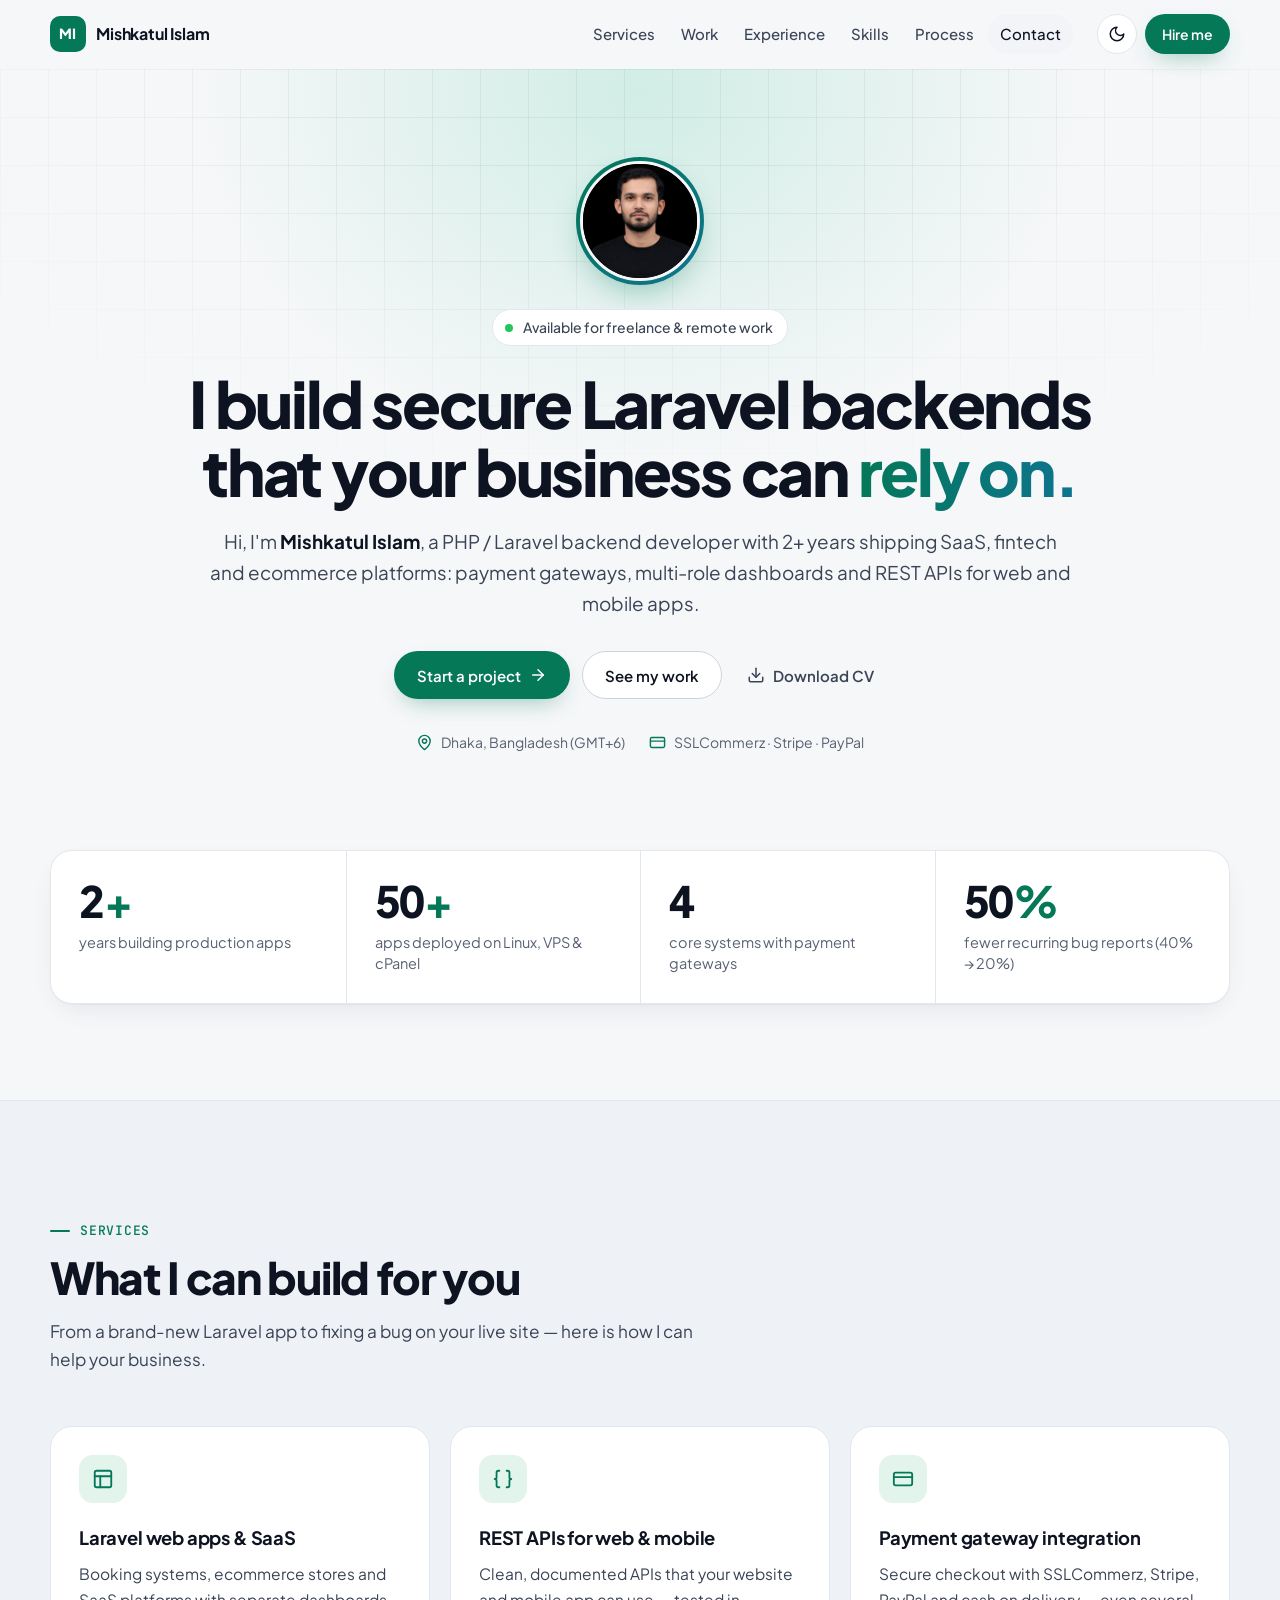
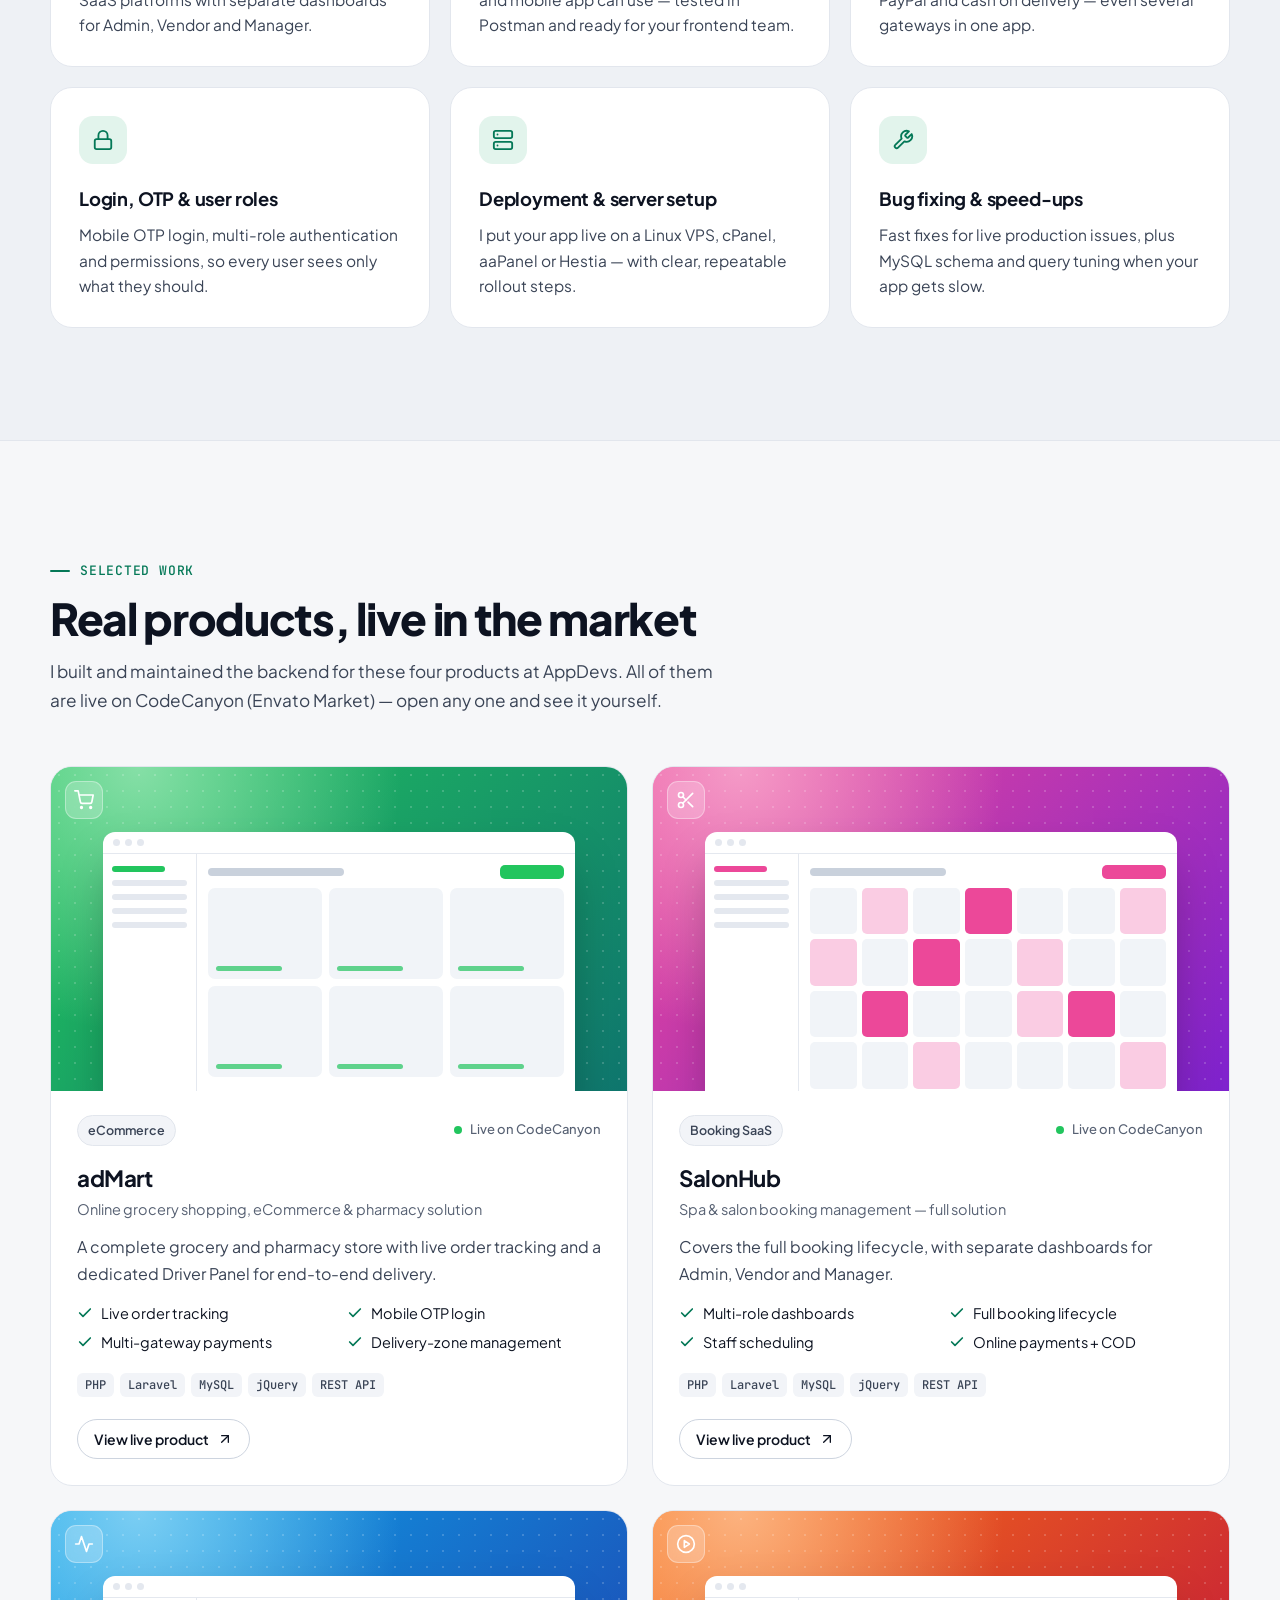
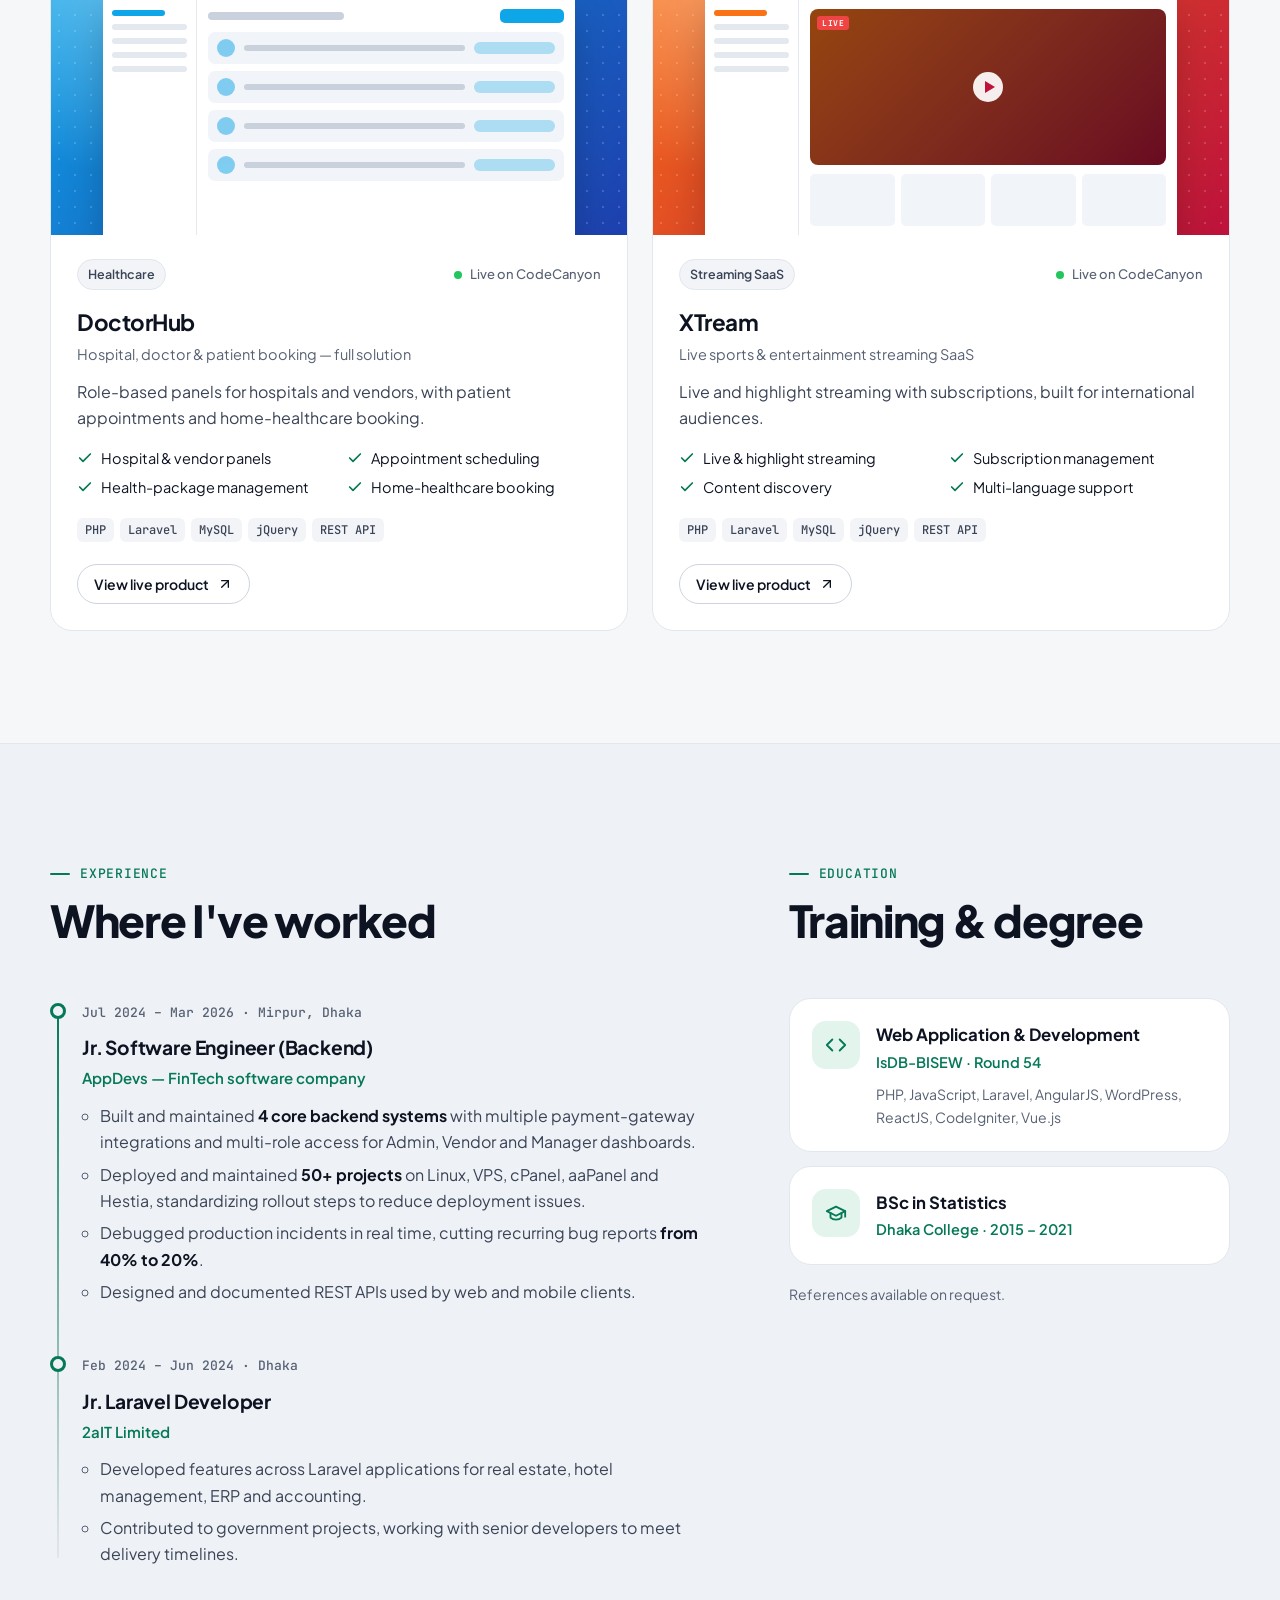
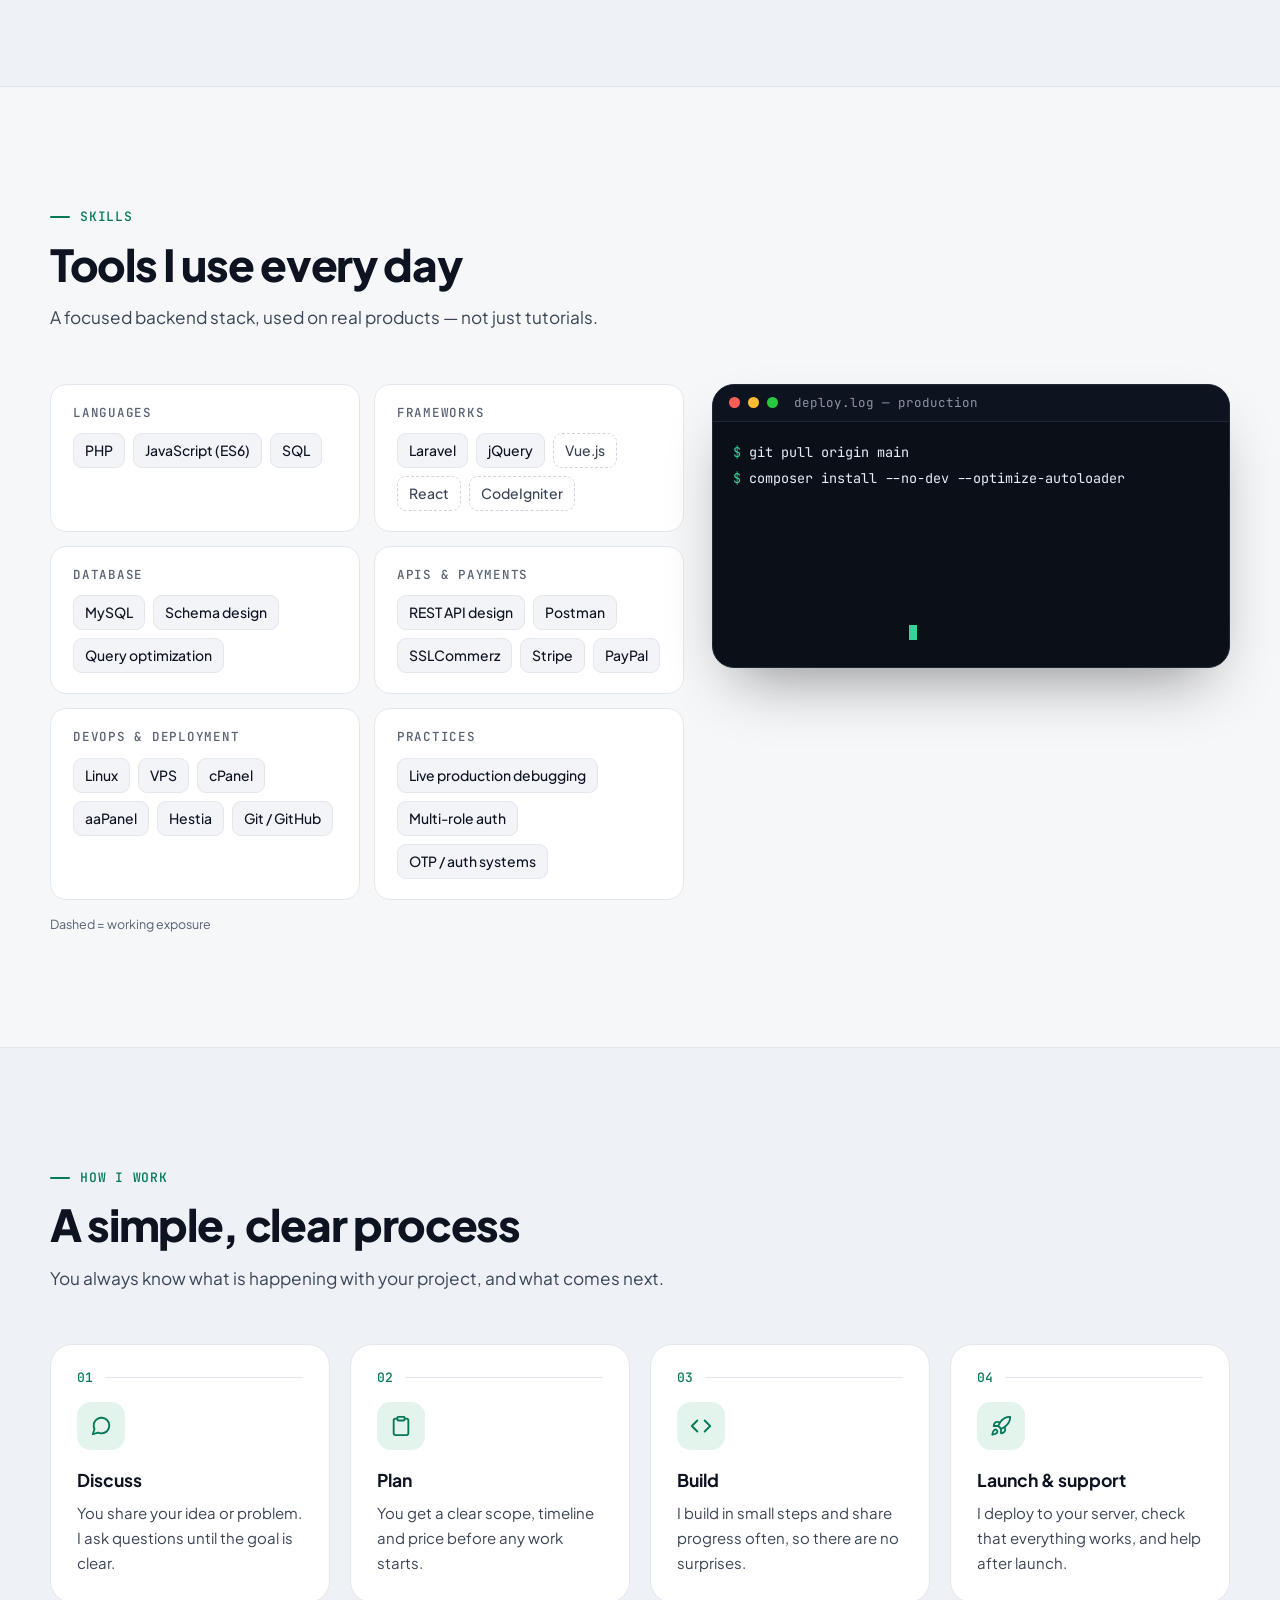
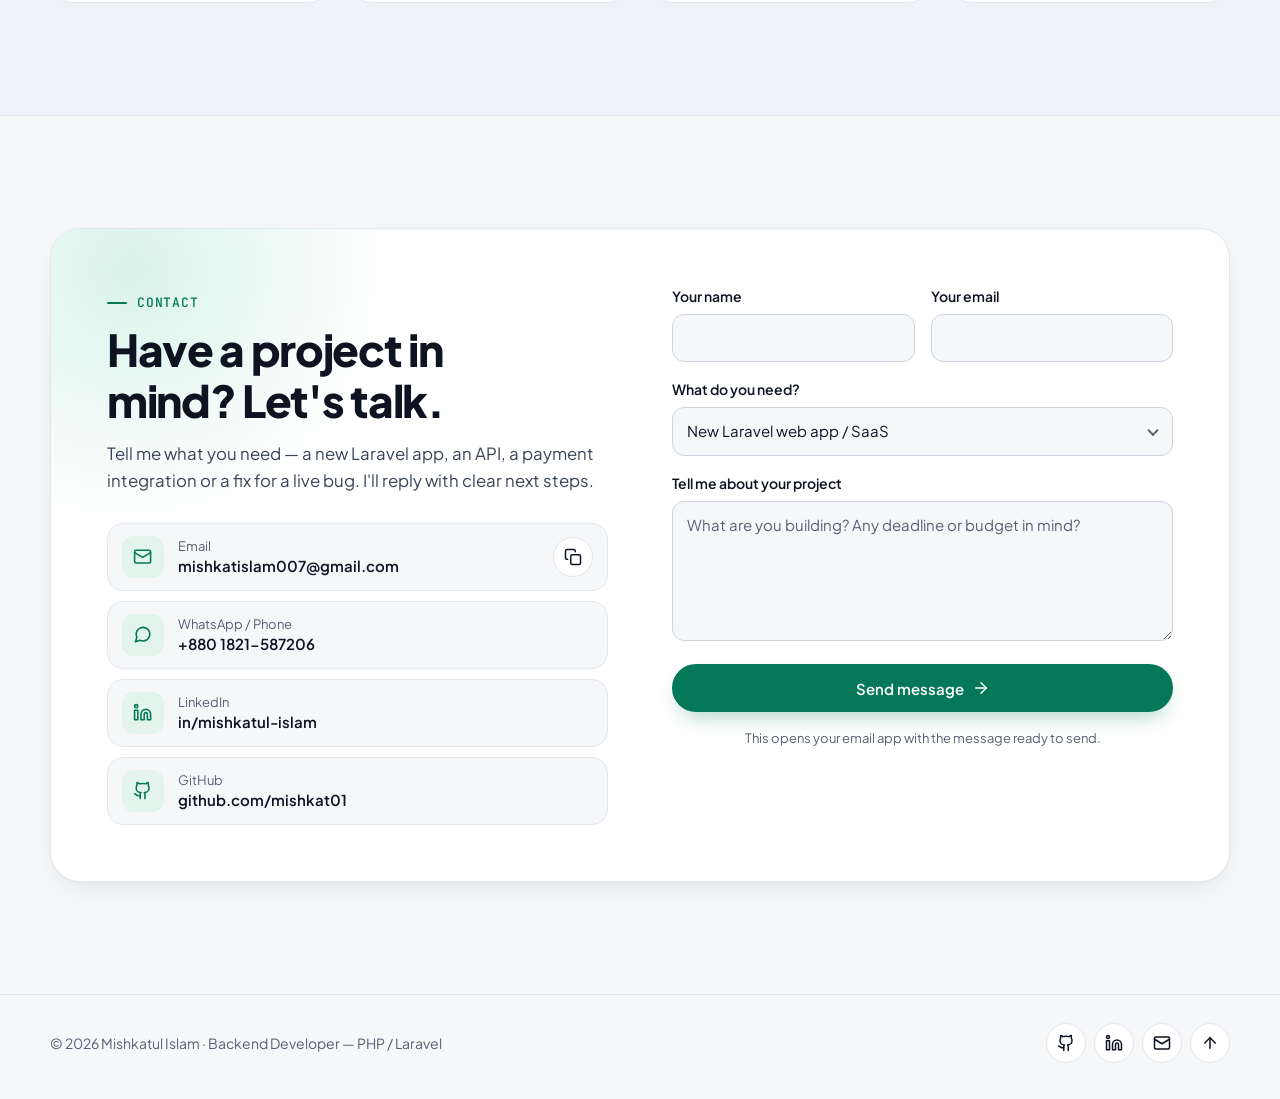
<file: index.html>
<!doctype html>
<html lang="en">
<head>
  <meta charset="utf-8">
  <meta name="viewport" content="width=device-width, initial-scale=1">
  <title>Mishkatul Islam — Laravel Backend Developer</title>
  <meta name="description" content="Mishkatul Islam is a PHP / Laravel backend developer in Dhaka with 2+ years building SaaS, fintech and ecommerce platforms, REST APIs and payment gateway integrations. 50+ apps deployed.">
  <meta name="author" content="Mishkatul Islam">
  <meta name="theme-color" content="#0a0e15" media="(prefers-color-scheme: dark)">
  <meta name="theme-color" content="#f6f7f9" media="(prefers-color-scheme: light)">

  <!-- Link preview for WhatsApp, LinkedIn, Facebook. Change the URL if your site address is different. -->
  <meta property="og:type" content="website">
  <meta property="og:title" content="Mishkatul Islam — Laravel Backend Developer">
  <meta property="og:description" content="Secure Laravel apps, REST APIs and payment gateway integrations. 2+ years in production, 50+ apps deployed.">
  <meta property="og:image" content="https://mishkat01.github.io/assets/img/mishkat.jpg">
  <meta name="twitter:card" content="summary">

  <link rel="icon" href="favicon.svg" type="image/svg+xml">
  <link rel="preconnect" href="https://fonts.googleapis.com">
  <link rel="preconnect" href="https://fonts.gstatic.com" crossorigin>
  <link href="https://fonts.googleapis.com/css2?family=JetBrains+Mono:wght@400;500&family=Plus+Jakarta+Sans:wght@400;500;600;700;800&display=swap" rel="stylesheet">
  <link rel="stylesheet" href="assets/css/style.css">

  <script>
    (function () {
      var root = document.documentElement;
      root.classList.add('js');
      try {
        var saved = localStorage.getItem('theme');
        if (saved === 'light' || saved === 'dark') root.dataset.theme = saved;
      } catch (e) {}
    })();
  </script>

</head>
<body>

  <a class="skip-link" href="#main">Skip to content</a>

  <header class="site-header" data-header>
    <nav class="container nav" aria-label="Main">
      <a class="brand" href="#top">
        <span class="brand-mark" aria-hidden="true" data-bind="initials"></span>
        <span class="brand-name" data-bind="name"></span>
      </a>

      <ul class="nav-links" id="nav-links">
        <li><a href="#services">Services</a></li>
        <li><a href="#work">Work</a></li>
        <li><a href="#experience">Experience</a></li>
        <li><a href="#skills">Skills</a></li>
        <li><a href="#process">Process</a></li>
        <li><a href="#contact">Contact</a></li>
        <li class="mobile-cta"><a class="btn btn-primary" href="#contact">Hire me</a></li>
      </ul>

      <div class="nav-actions">
        <button class="icon-btn theme-toggle" type="button" data-theme-toggle aria-label="Switch theme">
          <svg class="icon i-moon"><use href="#i-moon"/></svg>
          <svg class="icon i-sun"><use href="#i-sun"/></svg>
        </button>
        <a class="btn btn-primary btn-sm header-cta" href="#contact">Hire me</a>
        <button class="icon-btn menu-btn" type="button" data-menu-toggle aria-controls="nav-links" aria-expanded="false" aria-label="Open menu">
          <svg class="icon i-menu"><use href="#i-menu"/></svg>
          <svg class="icon i-close"><use href="#i-x"/></svg>
        </button>
      </div>
    </nav>
  </header>

  <!-- Every section below is filled from data.json by assets/js/main.js -->
  <main id="main">
    <section class="hero" id="top"><div class="container hero-inner" data-section="hero"></div></section>
    <section class="stats" aria-label="Key numbers"><div class="container" data-section="stats"></div></section>
    <section class="section section-alt" id="services"><div class="container" data-section="services"></div></section>
    <section class="section" id="work"><div class="container" data-section="work"></div></section>
    <section class="section section-alt" id="experience"><div class="container exp-grid" data-section="experience"></div></section>
    <section class="section" id="skills"><div class="container" data-section="skills"></div></section>
    <section class="section section-alt" id="process"><div class="container" data-section="process"></div></section>
    <section class="section" id="contact"><div class="container" data-section="contact"></div></section>
  </main>

  <footer class="site-footer"><div class="container footer-inner" data-section="footer"></div></footer>

  <noscript><p class="container">Please turn on JavaScript to see this portfolio.</p></noscript>

  <div class="toast" role="status" aria-live="polite" data-toast></div>

  <script src="assets/js/icons.js"></script>
  <script src="assets/js/main.js"></script>
</body>
</html>
</file>
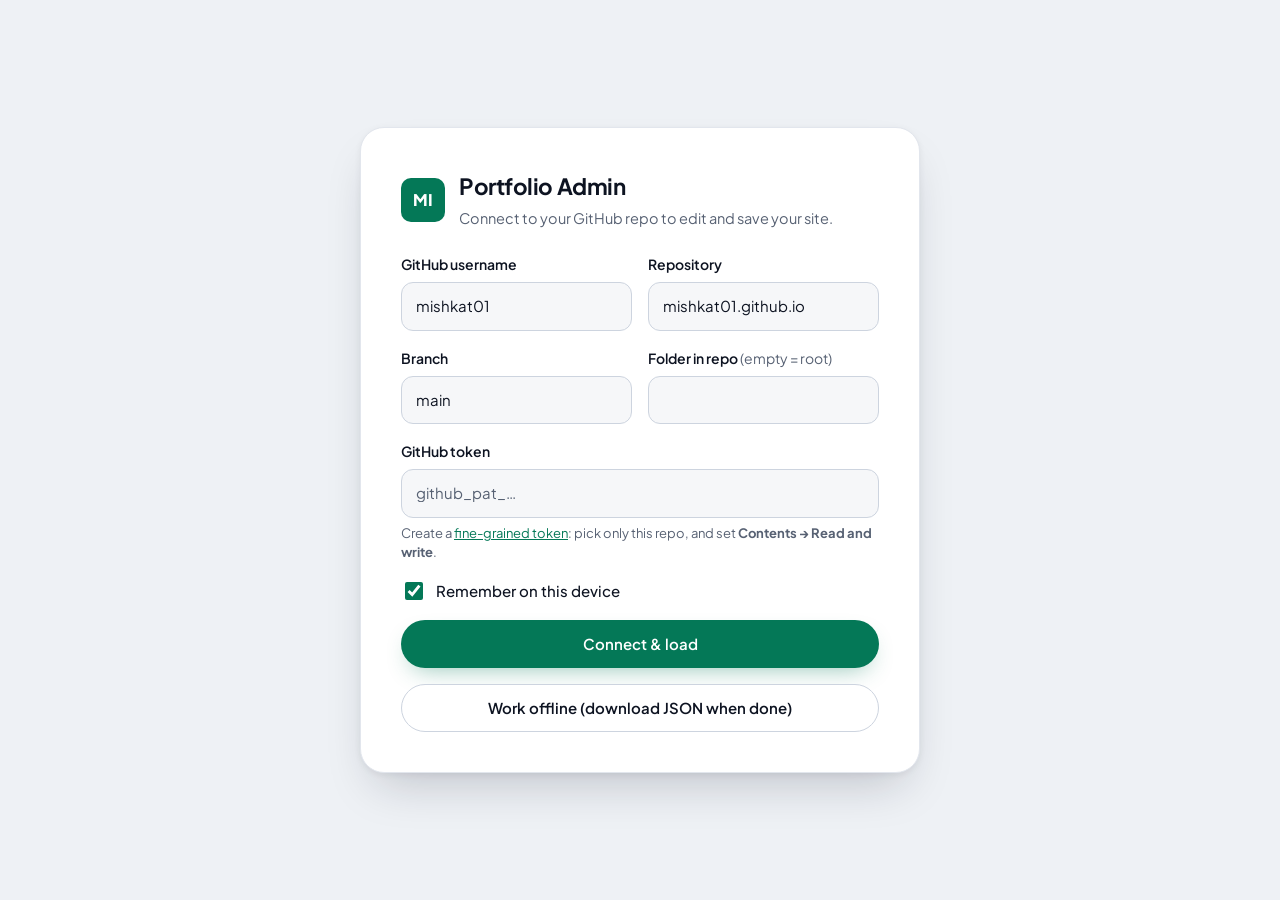
<file: admin.html>
<!doctype html>
<html lang="en">
<head>
  <meta charset="utf-8">
  <meta name="viewport" content="width=device-width, initial-scale=1">
  <meta name="robots" content="noindex, nofollow">
  <title>Portfolio Admin</title>
  <link rel="icon" href="favicon.svg" type="image/svg+xml">
  <link rel="preconnect" href="https://fonts.googleapis.com">
  <link rel="preconnect" href="https://fonts.gstatic.com" crossorigin>
  <link href="https://fonts.googleapis.com/css2?family=JetBrains+Mono:wght@400;500&family=Plus+Jakarta+Sans:wght@400;500;600;700;800&display=swap" rel="stylesheet">
  <link rel="stylesheet" href="assets/css/style.css">
  <link rel="stylesheet" href="assets/css/admin.css">
  <script>
    (function () {
      var root = document.documentElement;
      root.classList.add('js');
      try {
        var saved = localStorage.getItem('theme');
        if (saved === 'light' || saved === 'dark') root.dataset.theme = saved;
      } catch (e) {}
    })();
  </script>
</head>
<body class="admin">

  <!-- Login / connect -->
  <section class="login" data-view="login">
    <form class="login-card" data-login-form>
      <div class="login-brand">
        <span class="brand-mark" aria-hidden="true">MI</span>
        <div>
          <h1>Portfolio Admin</h1>
          <p>Connect to your GitHub repo to edit and save your site.</p>
        </div>
      </div>

      <div class="form-row">
        <div class="field"><label for="c-owner">GitHub username</label><input id="c-owner" name="owner" required placeholder="mishkat01"></div>
        <div class="field"><label for="c-repo">Repository</label><input id="c-repo" name="repo" required placeholder="mishkat01.github.io"></div>
      </div>
      <div class="form-row">
        <div class="field"><label for="c-branch">Branch</label><input id="c-branch" name="branch" required placeholder="main"></div>
        <div class="field"><label for="c-folder">Folder in repo <span class="opt">(empty = root)</span></label><input id="c-folder" name="folder" placeholder=""></div>
      </div>
      <div class="field">
        <label for="c-token">GitHub token</label>
        <input id="c-token" name="token" type="password" required autocomplete="off" placeholder="github_pat_…">
        <p class="hint">Create a <a href="https://github.com/settings/personal-access-tokens/new" target="_blank" rel="noopener">fine-grained token</a>: pick only this repo, and set <b>Contents → Read and write</b>.</p>
      </div>
      <label class="check"><input type="checkbox" name="remember" checked> Remember on this device</label>

      <p class="login-error" data-login-error hidden></p>

      <button class="btn btn-primary btn-block" type="submit">Connect &amp; load</button>
      <button class="btn btn-outline btn-block" type="button" data-offline>Work offline (download JSON when done)</button>
    </form>
  </section>

  <!-- Editor -->
  <div class="editor" data-view="editor" hidden>
    <header class="admin-top">
      <div class="admin-top-left">
        <span class="brand-mark" aria-hidden="true">MI</span>
        <div>
          <strong>Portfolio Admin</strong>
          <span class="conn" data-conn></span>
        </div>
      </div>
      <div class="admin-top-right">
        <span class="dirty" data-dirty hidden>Unsaved changes</span>
        <button class="btn btn-ghost btn-sm" type="button" data-preview><svg class="icon"><use href="#i-eye"/></svg><span class="hide-sm">Preview</span></button>
        <button class="btn btn-outline btn-sm" type="button" data-download><svg class="icon"><use href="#i-download"/></svg><span class="hide-sm">JSON</span></button>
        <button class="btn btn-primary btn-sm" type="button" data-save><svg class="icon"><use href="#i-save"/></svg>Save</button>
        <button class="icon-btn" type="button" data-logout aria-label="Disconnect"><svg class="icon"><use href="#i-logout"/></svg></button>
      </div>
    </header>

    <div class="admin-layout">
      <nav class="admin-tabs" data-tabs aria-label="Sections"></nav>
      <main class="admin-main" data-panel></main>
    </div>
  </div>

  <div class="toast" role="status" aria-live="polite" data-toast></div>

  <script src="assets/js/icons.js"></script>
  <script src="assets/js/admin.js"></script>
</body>
</html>
</file>
<file: assets/css/style.css>
/* ==========================================================================
   Mishkatul Islam — portfolio
   ========================================================================== */

/* ---------- Tokens ---------- */
:root {
  --font: "Plus Jakarta Sans", ui-sans-serif, system-ui, -apple-system, "Segoe UI", Roboto, sans-serif;
  --mono: "JetBrains Mono", ui-monospace, SFMono-Regular, Menlo, Consolas, monospace;
  --radius: 16px;
  --radius-lg: 22px;
  --container: 1180px;
  --gutter: clamp(16px, 4vw, 32px);
  --header-h: 68px;

  /* Light theme */
  --bg: #f6f7f9;
  --bg-2: #eef1f5;
  --surface: #ffffff;
  --surface-2: #f2f4f8;
  --border: #e2e6ed;
  --border-strong: #cdd4df;
  --text: #0d1321;
  --text-2: #3a4456;
  --muted: #576173;
  --accent: #047857;
  --accent-hover: #065f46;
  --accent-text: #047857;
  --accent-contrast: #ffffff;
  --accent-soft: #e2f4ec;
  --accent-2: #0e7490;
  --accent-shadow: rgba(4, 120, 87, .45);
  --ring: rgba(4, 120, 87, .22);
  --glow: rgba(16, 185, 129, .16);
  --grid-line: rgba(13, 19, 33, .055);
  --shadow: 0 1px 2px rgba(16, 24, 40, .04), 0 10px 30px -12px rgba(16, 24, 40, .12);
  --shadow-lg: 0 2px 6px rgba(16, 24, 40, .06), 0 24px 48px -16px rgba(16, 24, 40, .22);
  --mock-bg: #ffffff;
  --mock-line: #e4e8ef;
  --mock-tile: #f1f4f8;
  --mock-strong: #c9d1dc;
  color-scheme: light;
}

@media (prefers-color-scheme: dark) {
  :root:not([data-theme="light"]) {
    --bg: #0a0e15;
    --bg-2: #0d121b;
    --surface: #111723;
    --surface-2: #171e2c;
    --border: #1f2838;
    --border-strong: #2c3749;
    --text: #e8ecf3;
    --text-2: #c3cad7;
    --muted: #919cb1;
    --accent: #34d399;
    --accent-hover: #6ee7b7;
    --accent-text: #34d399;
    --accent-contrast: #04281b;
    --accent-soft: rgba(52, 211, 153, .12);
    --accent-2: #22d3ee;
    --accent-shadow: rgba(52, 211, 153, .35);
    --ring: rgba(52, 211, 153, .25);
    --glow: rgba(52, 211, 153, .13);
    --grid-line: rgba(255, 255, 255, .04);
    --shadow: 0 1px 2px rgba(0, 0, 0, .3), 0 12px 32px -12px rgba(0, 0, 0, .5);
    --shadow-lg: 0 2px 6px rgba(0, 0, 0, .3), 0 24px 48px -16px rgba(0, 0, 0, .6);
    --mock-bg: #0f1520;
    --mock-line: #232c3b;
    --mock-tile: #182030;
    --mock-strong: #303b4f;
    color-scheme: dark;
  }
}

:root[data-theme="dark"] {
  --bg: #0a0e15;
  --bg-2: #0d121b;
  --surface: #111723;
  --surface-2: #171e2c;
  --border: #1f2838;
  --border-strong: #2c3749;
  --text: #e8ecf3;
  --text-2: #c3cad7;
  --muted: #919cb1;
  --accent: #34d399;
  --accent-hover: #6ee7b7;
  --accent-text: #34d399;
  --accent-contrast: #04281b;
  --accent-soft: rgba(52, 211, 153, .12);
  --accent-2: #22d3ee;
  --accent-shadow: rgba(52, 211, 153, .35);
  --ring: rgba(52, 211, 153, .25);
  --glow: rgba(52, 211, 153, .13);
  --grid-line: rgba(255, 255, 255, .04);
  --shadow: 0 1px 2px rgba(0, 0, 0, .3), 0 12px 32px -12px rgba(0, 0, 0, .5);
  --shadow-lg: 0 2px 6px rgba(0, 0, 0, .3), 0 24px 48px -16px rgba(0, 0, 0, .6);
  --mock-bg: #0f1520;
  --mock-line: #232c3b;
  --mock-tile: #182030;
  --mock-strong: #303b4f;
  color-scheme: dark;
}

/* ---------- Base ---------- */
*, *::before, *::after { box-sizing: border-box; }

html {
  scroll-behavior: smooth;
  scroll-padding-top: calc(var(--header-h) + 16px);
  -webkit-text-size-adjust: 100%;
}

body {
  margin: 0;
  font-family: var(--font);
  font-size: 16px;
  line-height: 1.65;
  color: var(--text);
  background: var(--bg);
  -webkit-font-smoothing: antialiased;
  overflow-x: hidden;
}

img { display: block; max-width: 100%; height: auto; }
a { color: inherit; text-decoration: none; }
h1, h2, h3 { color: var(--text); }
strong { color: var(--text); font-weight: 700; }

.icon {
  width: 1.2em;
  height: 1.2em;
  flex: none;
  fill: none;
  stroke: currentColor;
  stroke-width: 2;
  stroke-linecap: round;
  stroke-linejoin: round;
}

.container {
  width: 100%;
  max-width: calc(var(--container) + var(--gutter) * 2);
  margin-inline: auto;
  padding-inline: var(--gutter);
}

:focus-visible { outline: 2px solid var(--accent); outline-offset: 3px; border-radius: 8px; }

.skip-link {
  position: absolute;
  left: -9999px;
  top: 12px;
  z-index: 100;
  padding: 10px 16px;
  border-radius: 10px;
  background: var(--accent);
  color: var(--accent-contrast);
  font-weight: 600;
}
.skip-link:focus { left: 16px; }

/* ---------- Buttons ---------- */
.btn {
  display: inline-flex;
  align-items: center;
  justify-content: center;
  gap: .5rem;
  height: 48px;
  padding: 0 22px;
  border-radius: 999px;
  border: 1px solid transparent;
  font: 600 15px/1 var(--font);
  white-space: nowrap;
  cursor: pointer;
  transition: transform .2s, background-color .2s, border-color .2s, color .2s, box-shadow .2s;
}
.btn .icon { width: 18px; height: 18px; }
.btn-primary {
  background: var(--accent);
  color: var(--accent-contrast);
  box-shadow: 0 10px 24px -10px var(--accent-shadow);
}
.btn-primary:hover { background: var(--accent-hover); transform: translateY(-1px); }
.btn-outline {
  background: var(--surface);
  border-color: var(--border-strong);
  color: var(--text);
}
.btn-outline:hover { border-color: var(--accent); color: var(--accent-text); }
.btn-ghost { padding: 0 12px; color: var(--text-2); }
.btn-ghost:hover { color: var(--accent-text); }
.btn-sm { height: 40px; padding: 0 16px; font-size: 14px; }
.btn-block { width: 100%; }

.icon-btn {
  display: inline-grid;
  place-items: center;
  width: 40px;
  height: 40px;
  flex: none;
  border-radius: 999px;
  border: 1px solid var(--border);
  background: var(--surface);
  color: var(--text);
  cursor: pointer;
  transition: border-color .2s, color .2s;
}
.icon-btn:hover { border-color: var(--accent); color: var(--accent-text); }
.icon-btn .icon { width: 18px; height: 18px; }

/* ---------- Header ---------- */
.site-header {
  position: sticky;
  top: 0;
  z-index: 50;
  background: color-mix(in srgb, var(--bg) 80%, transparent);
  -webkit-backdrop-filter: saturate(160%) blur(14px);
  backdrop-filter: saturate(160%) blur(14px);
  border-bottom: 1px solid transparent;
  transition: border-color .3s;
}
.site-header.is-scrolled { border-bottom-color: var(--border); }

.nav { display: flex; align-items: center; gap: 24px; height: var(--header-h); }

.brand { display: flex; align-items: center; gap: 10px; font-weight: 700; letter-spacing: -.01em; }
.brand-mark {
  display: grid;
  place-items: center;
  width: 36px;
  height: 36px;
  border-radius: 10px;
  background: var(--accent);
  color: var(--accent-contrast);
  font-size: 14px;
  font-weight: 800;
  letter-spacing: .03em;
}

.nav-links {
  display: flex;
  gap: 2px;
  margin: 0 0 0 auto;
  padding: 0;
  list-style: none;
}
.nav-links a:not(.btn) {
  display: block;
  padding: 8px 12px;
  border-radius: 999px;
  color: var(--text-2);
  font-size: 15px;
  font-weight: 500;
  transition: color .2s, background-color .2s;
}
.nav-links a:not(.btn):hover,
.nav-links a[aria-current="true"] { color: var(--text); background: var(--surface-2); }

.nav-actions { display: flex; align-items: center; gap: 8px; }

.theme-toggle .i-sun,
.theme-toggle[data-mode="dark"] .i-moon { display: none; }
.theme-toggle[data-mode="dark"] .i-sun { display: block; }

.menu-btn, .mobile-cta { display: none; }
.menu-btn .i-close { display: none; }
.nav-open .menu-btn .i-menu { display: none; }
.nav-open .menu-btn .i-close { display: block; }

html:not(.js) .theme-toggle { display: none; }

@media (max-width: 960px) {
  .menu-btn { display: inline-grid; }
  .nav-actions { margin-left: auto; }
  .nav-links {
    position: fixed;
    top: var(--header-h);
    left: 0;
    right: 0;
    flex-direction: column;
    gap: 2px;
    margin: 0;
    padding: 12px var(--gutter) 20px;
    background: var(--bg);
    border-bottom: 1px solid var(--border);
    box-shadow: var(--shadow-lg);
    opacity: 0;
    visibility: hidden;
    transform: translateY(-8px);
    transition: opacity .2s, transform .2s, visibility .2s;
  }
  .nav-open .nav-links { opacity: 1; visibility: visible; transform: none; }
  .nav-links a:not(.btn) { padding: 12px 14px; font-size: 16px; }
  .mobile-cta { display: block; margin-top: 10px; }
  .mobile-cta .btn { width: 100%; }
  html:not(.js) .menu-btn { display: none; }
}

@media (max-width: 640px) {
  .header-cta { display: none; }
}

/* ---------- Hero ---------- */
.hero {
  position: relative;
  isolation: isolate;
  overflow: hidden;
  padding: clamp(40px, 7vw, 88px) 0 clamp(56px, 8vw, 96px);
}
.hero::before {
  content: "";
  position: absolute;
  inset: 0;
  z-index: -1;
  background-image:
    linear-gradient(var(--grid-line) 1px, transparent 1px),
    linear-gradient(90deg, var(--grid-line) 1px, transparent 1px);
  background-size: 48px 48px;
  -webkit-mask-image: radial-gradient(ellipse 80% 70% at 50% 0%, #000 35%, transparent 80%);
  mask-image: radial-gradient(ellipse 80% 70% at 50% 0%, #000 35%, transparent 80%);
}
.hero::after {
  content: "";
  position: absolute;
  z-index: -1;
  top: -360px;
  left: 50%;
  width: 900px;
  height: 760px;
  translate: -50% 0;
  background: radial-gradient(closest-side, var(--glow), transparent);
  pointer-events: none;
}

.hero-inner {
  display: flex;
  flex-direction: column;
  align-items: center;
  text-align: center;
}

.status-pill {
  display: inline-flex;
  align-items: center;
  gap: 10px;
  padding: 6px 14px 6px 12px;
  border-radius: 999px;
  border: 1px solid var(--border);
  background: var(--surface);
  color: var(--text-2);
  font-size: 14px;
  font-weight: 500;
  transition: border-color .2s;
}
.status-pill:hover { border-color: var(--accent); }

.dot {
  width: 8px;
  height: 8px;
  flex: none;
  border-radius: 50%;
  background: #22c55e;
  animation: pulse 2s infinite;
}
@keyframes pulse {
  0%   { box-shadow: 0 0 0 0 rgba(34, 197, 94, .55); }
  70%  { box-shadow: 0 0 0 8px rgba(34, 197, 94, 0); }
  100% { box-shadow: 0 0 0 0 rgba(34, 197, 94, 0); }
}

.hero h1 {
  max-width: 24ch;
  margin: 24px 0 20px;
  font-size: clamp(2.2rem, 1.3rem + 3.6vw, 4rem);
  line-height: 1.06;
  letter-spacing: -.035em;
  font-weight: 800;
  text-wrap: balance;
}
.hl {
  color: var(--accent-text);
  background: linear-gradient(90deg, var(--accent), var(--accent-2));
  -webkit-background-clip: text;
  background-clip: text;
  -webkit-text-fill-color: transparent;
}

.lead {
  max-width: 62ch;
  margin: 0 0 32px;
  color: var(--text-2);
  font-size: clamp(1.05rem, 1rem + .3vw, 1.18rem);
}

.cta-row { display: flex; flex-wrap: wrap; align-items: center; justify-content: center; gap: 12px; }

.hero-meta {
  display: flex;
  flex-wrap: wrap;
  justify-content: center;
  gap: 10px 24px;
  margin: 32px 0 0;
  padding: 0;
  list-style: none;
  color: var(--muted);
  font-size: 14px;
}
.hero-meta li { display: flex; align-items: center; gap: 8px; }
.hero-meta .icon { color: var(--accent-text); width: 17px; height: 17px; }

.avatar {
  width: 128px;
  height: 128px;
  margin-bottom: 24px;
  padding: 4px;
  border-radius: 50%;
  background: linear-gradient(135deg, var(--accent), var(--accent-2));
  box-shadow: 0 14px 34px -12px var(--accent-shadow);
}
.avatar picture {
  display: block;
  width: 100%;
  height: 100%;
  overflow: hidden;
  border-radius: 50%;
  border: 3px solid var(--bg);
  background: #000;
}
.avatar img {
  width: 100%;
  height: 100%;
  object-fit: cover;
  transform: scale(1.18);
  transform-origin: 50% 18%;
}

@media (max-width: 520px) {
  .avatar { width: 104px; height: 104px; margin-bottom: 20px; }
  .cta-row .btn-primary, .cta-row .btn-outline { flex: 1 1 auto; }
}

/* ---------- Stats ---------- */
.stats { padding-bottom: clamp(56px, 8vw, 96px); }
.stats-grid {
  display: grid;
  grid-template-columns: repeat(4, minmax(0, 1fr));
  border: 1px solid var(--border);
  border-radius: var(--radius-lg);
  background: var(--surface);
  box-shadow: var(--shadow);
}
.stat { padding: 28px; border-left: 1px solid var(--border); }
.stat:first-child { border-left: 0; }
.stat-num {
  font-size: clamp(2rem, 1.5rem + 1.5vw, 2.75rem);
  font-weight: 800;
  line-height: 1;
  letter-spacing: -.03em;
  font-variant-numeric: tabular-nums;
}
.stat-num .suffix { color: var(--accent-text); }
.stat-label { margin-top: 10px; color: var(--muted); font-size: 14.5px; line-height: 1.45; }

@media (max-width: 860px) {
  .stats-grid { grid-template-columns: repeat(2, minmax(0, 1fr)); }
  .stat:nth-child(3) { border-left: 0; }
  .stat:nth-child(n + 3) { border-top: 1px solid var(--border); }
}
@media (max-width: 420px) {
  .stat { padding: 22px 18px; }
}

/* ---------- Sections ---------- */
.section { padding-block: clamp(64px, 10vw, 112px); }
.section-alt { background: var(--bg-2); border-block: 1px solid var(--border); }

.section-head { max-width: 680px; margin-bottom: clamp(32px, 5vw, 52px); }
.section-head p:not(.eyebrow) { margin: 0; color: var(--text-2); font-size: 1.075rem; }

.eyebrow {
  display: inline-flex;
  align-items: center;
  gap: 10px;
  margin: 0 0 14px;
  color: var(--accent-text);
  font: 500 13px/1.2 var(--mono);
  letter-spacing: .06em;
  text-transform: uppercase;
}
.eyebrow::before { content: ""; width: 20px; height: 2px; border-radius: 2px; background: currentColor; }

h2 {
  margin: 0 0 14px;
  font-size: clamp(1.85rem, 1.3rem + 2vw, 2.75rem);
  line-height: 1.15;
  letter-spacing: -.03em;
  font-weight: 800;
  text-wrap: balance;
}

/* ---------- Cards / services ---------- */
.grid-3 { display: grid; grid-template-columns: repeat(3, minmax(0, 1fr)); gap: 20px; }
@media (max-width: 960px) { .grid-3 { grid-template-columns: repeat(2, minmax(0, 1fr)); } }
@media (max-width: 620px) { .grid-3 { grid-template-columns: 1fr; } }

.card {
  padding: 28px;
  border-radius: var(--radius-lg);
  border: 1px solid var(--border);
  background: var(--surface);
  transition: transform .25s, border-color .25s, box-shadow .25s;
}
.card:hover {
  transform: translateY(-3px);
  border-color: color-mix(in srgb, var(--accent) 45%, var(--border));
  box-shadow: var(--shadow);
}
.card h3 { margin: 0 0 8px; font-size: 1.15rem; letter-spacing: -.01em; }
.card p { margin: 0; color: var(--text-2); font-size: 15.5px; }

.card-icon {
  display: grid;
  place-items: center;
  width: 48px;
  height: 48px;
  flex: none;
  margin-bottom: 20px;
  border-radius: 14px;
  background: var(--accent-soft);
  color: var(--accent-text);
}
.card-icon .icon { width: 22px; height: 22px; }

/* ---------- Projects ---------- */
.projects { display: grid; grid-template-columns: repeat(2, minmax(0, 1fr)); gap: 24px; }
@media (max-width: 860px) { .projects { grid-template-columns: 1fr; } }

.project {
  display: flex;
  flex-direction: column;
  overflow: hidden;
  border-radius: var(--radius-lg);
  border: 1px solid var(--border);
  background: var(--surface);
  transition: border-color .25s, box-shadow .25s;
}
.project:hover { border-color: color-mix(in srgb, var(--accent) 45%, var(--border)); box-shadow: var(--shadow-lg); }

.cover {
  position: relative;
  aspect-ratio: 16 / 9;
  overflow: hidden;
  background:
    radial-gradient(circle at 15% 0%, color-mix(in srgb, var(--c1) 55%, #fff) 0, transparent 45%),
    linear-gradient(135deg, var(--c1), var(--c2));
}
.cover::before {
  content: "";
  position: absolute;
  inset: 0;
  background-image: radial-gradient(rgba(255, 255, 255, .18) 1px, transparent 1px);
  background-size: 16px 16px;
}
.cover-icon {
  position: absolute;
  top: 14px;
  left: 14px;
  z-index: 2;
  display: grid;
  place-items: center;
  width: 38px;
  height: 38px;
  border-radius: 11px;
  background: rgba(255, 255, 255, .22);
  border: 1px solid rgba(255, 255, 255, .35);
  color: #fff;
  -webkit-backdrop-filter: blur(6px);
  backdrop-filter: blur(6px);
}
.cover-icon .icon { width: 20px; height: 20px; }

.mock {
  position: absolute;
  inset: 20% 9% -8% 9%;
  overflow: hidden;
  border-radius: 12px 12px 0 0;
  background: var(--mock-bg);
  box-shadow: 0 24px 48px -12px rgba(0, 0, 0, .35);
  transition: translate .5s cubic-bezier(.2, .7, .2, 1);
}
.project:hover .mock { translate: 0 -8px; }
.mock-bar {
  display: flex;
  align-items: center;
  gap: 5px;
  height: 22px;
  padding: 0 10px;
  border-bottom: 1px solid var(--mock-line);
}
.mock-bar i { width: 7px; height: 7px; border-radius: 50%; background: var(--mock-line); }
.mock-body { display: grid; grid-template-columns: 20% 1fr; height: calc(100% - 22px); }
.mock-side {
  display: grid;
  align-content: start;
  gap: 8px;
  padding: 12px 9px;
  border-right: 1px solid var(--mock-line);
}
.mock-side b { height: 6px; border-radius: 3px; background: var(--mock-line); }
.mock-side b:first-child { width: 70%; background: var(--c1); }
.mock-main { display: grid; align-content: start; gap: 9px; padding: 11px; }

.m-head { display: flex; align-items: center; justify-content: space-between; }
.m-title { width: 38%; height: 8px; border-radius: 4px; background: var(--mock-strong); }
.m-btn { width: 18%; height: 14px; border-radius: 5px; background: var(--c1); }

.m-products { display: grid; grid-template-columns: repeat(3, 1fr); gap: 7px; }
.m-products span { position: relative; aspect-ratio: 1.25; border-radius: 7px; background: var(--mock-tile); }
.m-products span::after {
  content: "";
  position: absolute;
  left: 8px;
  right: 35%;
  bottom: 8px;
  height: 5px;
  border-radius: 3px;
  background: color-mix(in srgb, var(--c1) 70%, transparent);
}

.m-cal { display: grid; grid-template-columns: repeat(7, 1fr); gap: 5px; }
.m-cal span { aspect-ratio: 1; border-radius: 5px; background: var(--mock-tile); }
.m-cal .on { background: var(--c1); }
.m-cal .soft { background: color-mix(in srgb, var(--c1) 28%, transparent); }

.m-list { display: grid; gap: 7px; }
.m-row {
  display: grid;
  grid-template-columns: 18px 1fr 24%;
  align-items: center;
  gap: 9px;
  padding: 7px 9px;
  border-radius: 7px;
  background: var(--mock-tile);
}
.m-row i { width: 18px; height: 18px; border-radius: 50%; background: color-mix(in srgb, var(--c1) 50%, transparent); }
.m-row b { height: 6px; border-radius: 3px; background: var(--mock-strong); }
.m-row b.s { height: 12px; border-radius: 6px; background: color-mix(in srgb, var(--c1) 30%, transparent); }

.m-player {
  position: relative;
  display: grid;
  place-items: center;
  aspect-ratio: 16 / 7;
  border-radius: 8px;
  background: linear-gradient(135deg, color-mix(in srgb, var(--c1) 60%, #000), color-mix(in srgb, var(--c2) 55%, #000));
}
.m-play { position: relative; width: 30px; height: 30px; border-radius: 50%; background: rgba(255, 255, 255, .92); }
.m-play::after {
  content: "";
  position: absolute;
  top: 50%;
  left: 55%;
  translate: -50% -50%;
  border-left: 10px solid var(--c2);
  border-top: 6px solid transparent;
  border-bottom: 6px solid transparent;
}
.m-live {
  position: absolute;
  top: 7px;
  left: 7px;
  padding: 3px 5px;
  border-radius: 3px;
  background: #ef4444;
  color: #fff;
  font: 700 8px/1 var(--mono);
  letter-spacing: .06em;
}
.m-thumbs { display: grid; grid-template-columns: repeat(4, 1fr); gap: 6px; }
.m-thumbs span { aspect-ratio: 16 / 10; border-radius: 5px; background: var(--mock-tile); }

.project-body { display: flex; flex: 1; flex-direction: column; padding: 24px 26px 26px; }
.project-top { display: flex; flex-wrap: wrap; align-items: center; justify-content: space-between; gap: 10px; margin-bottom: 14px; }
.chip {
  display: inline-flex;
  align-items: center;
  padding: 4px 10px;
  border-radius: 999px;
  border: 1px solid var(--border);
  background: var(--surface-2);
  color: var(--text-2);
  font-size: 12.5px;
  font-weight: 600;
}
.live { display: inline-flex; align-items: center; gap: 8px; color: var(--muted); font-size: 13px; font-weight: 500; }
.project h3 { margin: 0 0 2px; font-size: 1.4rem; letter-spacing: -.02em; }
.project-sub { margin: 0 0 12px; color: var(--muted); font-size: 14.5px; }
.project-desc { margin: 0 0 16px; color: var(--text-2); }

.features {
  display: grid;
  grid-template-columns: 1fr 1fr;
  gap: 8px 16px;
  margin: 0 0 20px;
  padding: 0;
  list-style: none;
  font-size: 14.5px;
}
.features li { display: flex; align-items: flex-start; gap: 8px; line-height: 1.45; }
.features .icon { width: 16px; height: 16px; margin-top: 2px; color: var(--accent-text); stroke-width: 2.5; }
@media (max-width: 460px) { .features { grid-template-columns: 1fr; } }

.tags { display: flex; flex-wrap: wrap; gap: 6px; margin-bottom: 22px; }
.tag {
  padding: 3px 8px;
  border-radius: 6px;
  background: var(--surface-2);
  color: var(--text-2);
  font: 500 12px/1.5 var(--mono);
}
.project-link { align-self: flex-start; margin-top: auto; }
.project-link .icon { width: 16px; height: 16px; }

/* ---------- Experience ---------- */
.exp-grid { display: grid; grid-template-columns: minmax(0, 1.5fr) minmax(0, 1fr); gap: clamp(40px, 6vw, 80px); }
@media (max-width: 900px) { .exp-grid { grid-template-columns: 1fr; } }

.timeline { position: relative; margin: 0; padding: 0 0 0 32px; list-style: none; }
.timeline::before {
  content: "";
  position: absolute;
  top: 10px;
  bottom: 10px;
  left: 7px;
  width: 2px;
  border-radius: 2px;
  background: linear-gradient(var(--accent), var(--border));
}
.tl-item { position: relative; padding-bottom: 40px; }
.tl-item:last-child { padding-bottom: 0; }
.tl-item::before {
  content: "";
  position: absolute;
  top: 5px;
  left: -32px;
  width: 16px;
  height: 16px;
  border-radius: 50%;
  border: 3px solid var(--accent);
  background: var(--bg-2);
}
.tl-date { color: var(--muted); font: 500 13px/1.4 var(--mono); }
.tl-item h3 { margin: 8px 0 2px; font-size: 1.2rem; letter-spacing: -.01em; }
.tl-org { margin: 0 0 12px; color: var(--accent-text); font-size: 15px; font-weight: 600; }
.tl-item ul { margin: 0; padding-left: 18px; color: var(--text-2); }
.tl-item li { margin-bottom: 6px; }
.tl-item li::marker { color: var(--muted); }

.edu-list { display: grid; gap: 14px; }
.edu-card {
  display: flex;
  gap: 16px;
  padding: 22px;
  border-radius: var(--radius-lg);
  border: 1px solid var(--border);
  background: var(--surface);
}
.edu-card .card-icon { margin: 0; }
.edu-card h3 { margin: 0 0 2px; font-size: 1.05rem; }
.edu-org { margin: 0; color: var(--accent-text); font-size: 14.5px; font-weight: 600; }
.edu-note { margin: 8px 0 0; color: var(--muted); font-size: 14px; }
.edu-ref { margin: 4px 0 0; color: var(--muted); font-size: 14px; }

/* ---------- Skills ---------- */
.skills-grid { display: grid; grid-template-columns: minmax(0, 1.1fr) minmax(0, .9fr); gap: 28px; align-items: start; }
@media (max-width: 960px) { .skills-grid { grid-template-columns: 1fr; } }

.skill-groups { display: grid; grid-template-columns: 1fr 1fr; gap: 14px; }
@media (max-width: 620px) { .skill-groups { grid-template-columns: 1fr; } }

.skill-group {
  padding: 20px 22px;
  border-radius: var(--radius);
  border: 1px solid var(--border);
  background: var(--surface);
}
.skill-group h3 {
  margin: 0 0 12px;
  color: var(--muted);
  font: 500 12.5px/1.3 var(--mono);
  letter-spacing: .06em;
  text-transform: uppercase;
}
.skill-chips { display: flex; flex-wrap: wrap; gap: 8px; }
.skill-chip {
  padding: 5px 11px;
  border-radius: 9px;
  border: 1px solid var(--border);
  background: var(--surface-2);
  color: var(--text);
  font-size: 14px;
  font-weight: 500;
}
.skill-chip.is-soft { border-style: dashed; border-color: var(--border-strong); background: transparent; color: var(--text-2); }
.skill-note { margin: 10px 0 0; color: var(--muted); font-size: 12.5px; }

/* Terminal is dark in both themes */
.terminal {
  position: sticky;
  top: calc(var(--header-h) + 24px);
  overflow: hidden;
  border-radius: var(--radius-lg);
  border: 1px solid #1f2837;
  background: #0b1018;
  box-shadow: 0 30px 60px -24px rgba(0, 0, 0, .45);
  color: #d3dae6;
}
.term-bar {
  display: flex;
  align-items: center;
  gap: 8px;
  padding: 12px 16px;
  border-bottom: 1px solid #1f2837;
  background: #0e141f;
}
.term-bar i { width: 11px; height: 11px; border-radius: 50%; background: #ff5f57; }
.term-bar i:nth-child(2) { background: #febc2e; }
.term-bar i:nth-child(3) { background: #28c840; }
.term-title { margin-left: 8px; color: #8b96a9; font: 400 12.5px/1 var(--mono); }
.term-body {
  margin: 0;
  padding: 18px 20px 22px;
  font: 400 13.5px/1.9 var(--mono);
  white-space: pre-wrap;
  overflow-wrap: anywhere;
}
.t-prompt { color: #34d399; }
.t-cmd { color: #e8eef8; }
.t-ok { color: #4ade80; }
.t-accent { color: #7dd3fc; }
.t-muted { color: #9aa5b8; }
.t-cursor {
  display: inline-block;
  width: 8px;
  height: 1.05em;
  vertical-align: -3px;
  background: #34d399;
  animation: blink 1s steps(1) infinite;
}
@keyframes blink { 50% { opacity: 0; } }
.terminal.is-typing .t-line:not(.is-shown) { visibility: hidden; }

/* ---------- Process ---------- */
.steps {
  display: grid;
  grid-template-columns: repeat(4, minmax(0, 1fr));
  gap: 20px;
  margin: 0;
  padding: 0;
  list-style: none;
}
@media (max-width: 960px) { .steps { grid-template-columns: repeat(2, minmax(0, 1fr)); } }
@media (max-width: 560px) { .steps { grid-template-columns: 1fr; } }

.step {
  padding: 26px;
  border-radius: var(--radius-lg);
  border: 1px solid var(--border);
  background: var(--surface);
}
.step-num {
  display: flex;
  align-items: center;
  gap: 12px;
  margin-bottom: 18px;
  color: var(--accent-text);
  font: 500 13px/1 var(--mono);
}
.step-num::after { content: ""; flex: 1; height: 1px; background: var(--border); }
.step .card-icon { margin-bottom: 16px; }
.step h3 { margin: 0 0 6px; font-size: 1.1rem; }
.step p { margin: 0; color: var(--text-2); font-size: 15px; }

/* ---------- Contact ---------- */
.contact-card {
  position: relative;
  isolation: isolate;
  display: grid;
  grid-template-columns: minmax(0, 1fr) minmax(0, 1fr);
  gap: clamp(32px, 5vw, 64px);
  overflow: hidden;
  padding: clamp(24px, 5vw, 56px);
  border-radius: 30px;
  border: 1px solid var(--border);
  background: var(--surface);
  box-shadow: var(--shadow);
}
.contact-card::before {
  content: "";
  position: absolute;
  z-index: -1;
  top: -240px;
  left: -200px;
  width: 560px;
  height: 560px;
  background: radial-gradient(circle, var(--glow), transparent 65%);
}
@media (max-width: 900px) { .contact-card { grid-template-columns: minmax(0, 1fr); } }
@media (max-width: 520px) {
  .contact-card { padding: 22px 18px; border-radius: 24px; }
  .method { gap: 12px; padding: 12px; }
  .method-value { font-size: 14px; }
}

.contact-text { margin: 0; color: var(--text-2); font-size: 1.05rem; }

.contact-methods { display: grid; gap: 10px; margin: 28px 0 0; padding: 0; list-style: none; }
.method {
  display: flex;
  align-items: center;
  gap: 14px;
  padding: 12px 14px;
  border-radius: 16px;
  border: 1px solid var(--border);
  background: var(--bg);
  transition: border-color .2s;
}
.method:hover { border-color: var(--accent); }
.method-icon {
  display: grid;
  place-items: center;
  width: 42px;
  height: 42px;
  flex: none;
  border-radius: 12px;
  background: var(--accent-soft);
  color: var(--accent-text);
}
.method-link { display: block; flex: 1; min-width: 0; }
.method-label { display: block; color: var(--muted); font-size: 13px; line-height: 1.3; }
.method-value { display: block; overflow-wrap: anywhere; font-size: 15px; font-weight: 600; line-height: 1.4; }

.form { display: grid; gap: 16px; align-content: start; }
.form-row { display: grid; grid-template-columns: 1fr 1fr; gap: 16px; }
@media (max-width: 560px) { .form-row { grid-template-columns: 1fr; } }

.field label { display: block; margin-bottom: 6px; font-size: 14px; font-weight: 600; }
.field input,
.field select,
.field textarea {
  width: 100%;
  padding: 12px 14px;
  border-radius: 12px;
  border: 1px solid var(--border-strong);
  background: var(--bg);
  color: var(--text);
  font: 400 15px/1.5 var(--font);
  transition: border-color .2s, box-shadow .2s;
}
.field textarea { min-height: 140px; resize: vertical; }
.field ::placeholder { color: var(--muted); opacity: 1; }
.field input:focus,
.field select:focus,
.field textarea:focus { outline: none; border-color: var(--accent); box-shadow: 0 0 0 4px var(--ring); }

.select { position: relative; }
.select select { appearance: none; -webkit-appearance: none; padding-right: 40px; cursor: pointer; }
.select::after {
  content: "";
  position: absolute;
  top: 50%;
  right: 16px;
  width: 8px;
  height: 8px;
  border-right: 2px solid var(--muted);
  border-bottom: 2px solid var(--muted);
  transform: translateY(-70%) rotate(45deg);
  pointer-events: none;
}

.form-note { margin: 0; color: var(--muted); font-size: 13px; text-align: center; }

/* ---------- Footer ---------- */
.site-footer { padding: 28px 0 36px; border-top: 1px solid var(--border); color: var(--muted); font-size: 14px; }
.footer-inner { display: flex; flex-wrap: wrap; align-items: center; justify-content: space-between; gap: 16px; }
.footer-inner p { margin: 0; }
.footer-links { display: flex; gap: 8px; }

/* ---------- Toast ---------- */
.toast {
  position: fixed;
  left: 50%;
  bottom: 24px;
  z-index: 60;
  padding: 10px 18px;
  border-radius: 999px;
  background: var(--text);
  color: var(--bg);
  font-size: 14px;
  font-weight: 600;
  box-shadow: var(--shadow-lg);
  opacity: 0;
  translate: -50% 12px;
  pointer-events: none;
  transition: opacity .25s, translate .25s;
}
.toast.is-shown { opacity: 1; translate: -50% 0; }

/* ---------- Scroll reveal ---------- */
.js [data-reveal] { opacity: 0; }
.js [data-reveal].is-visible { animation: reveal .7s cubic-bezier(.2, .7, .2, 1) var(--d, 0s) both; }
@keyframes reveal {
  from { opacity: 0; translate: 0 18px; }
  to   { opacity: 1; translate: 0 0; }
}

@media (prefers-reduced-motion: reduce) {
  html { scroll-behavior: auto; }
  *, *::before, *::after { animation: none !important; transition: none !important; }
  .js [data-reveal] { opacity: 1; }
}

/* ---------- Data-driven extras ---------- */
[hidden] { display: none !important; }
.cover.has-image img { position: absolute; inset: 0; width: 100%; height: 100%; object-fit: cover; }
.skills-grid.no-terminal { grid-template-columns: 1fr; }
.skill-groups .skill-note { grid-column: 1 / -1; margin: 0; }
.load-error { padding-block: 120px; color: var(--muted); text-align: center; }
</file>
<file: assets/css/admin.css>
/* Admin panel — builds on the tokens in style.css */
.admin { background: var(--bg-2); }
.admin .opt { color: var(--muted); font-weight: 400; }
.admin .hint { margin: 6px 0 0; color: var(--muted); font-size: 13px; line-height: 1.5; }
.admin .hint a { color: var(--accent-text); text-decoration: underline; }
.admin .icon { width: 18px; height: 18px; }
.admin textarea.mono { font-family: var(--mono); font-size: 13.5px; }
.admin .field input[type="color"] { padding: 4px; height: 46px; cursor: pointer; }

.check { display: flex; align-items: center; gap: 10px; font-size: 15px; font-weight: 500; cursor: pointer; }
.check input { width: 18px; height: 18px; accent-color: var(--accent); }

/* Login */
.login { display: grid; place-items: center; min-height: 100vh; padding: 32px 16px; }
.login-card {
  display: grid;
  gap: 16px;
  width: 100%;
  max-width: 560px;
  padding: clamp(22px, 5vw, 40px);
  border-radius: 24px;
  border: 1px solid var(--border);
  background: var(--surface);
  box-shadow: var(--shadow-lg);
}
.login-brand { display: flex; align-items: center; gap: 14px; margin-bottom: 6px; }
.login-brand .brand-mark { width: 44px; height: 44px; font-size: 16px; }
.login-brand h1 { margin: 0; font-size: 1.4rem; letter-spacing: -.02em; }
.login-brand p { margin: 2px 0 0; color: var(--muted); font-size: 14.5px; }
.login-error { margin: 0; padding: 10px 14px; border-radius: 10px; background: rgba(239, 68, 68, .12); color: #dc2626; font-size: 14px; font-weight: 500; }
:root[data-theme="dark"] .login-error { color: #fca5a5; }
@media (prefers-color-scheme: dark) { :root:not([data-theme="light"]) .login-error { color: #fca5a5; } }

/* Top bar */
.admin-top {
  position: sticky;
  top: 0;
  z-index: 40;
  display: flex;
  align-items: center;
  justify-content: space-between;
  gap: 12px;
  height: 64px;
  padding: 0 clamp(12px, 3vw, 24px);
  border-bottom: 1px solid var(--border);
  background: color-mix(in srgb, var(--surface) 88%, transparent);
  -webkit-backdrop-filter: blur(12px);
  backdrop-filter: blur(12px);
}
.admin-top-left { display: flex; align-items: center; gap: 12px; min-width: 0; }
.admin-top-left strong { display: block; font-size: 15px; line-height: 1.2; }
.conn { display: block; overflow: hidden; color: var(--muted); font-size: 12.5px; white-space: nowrap; text-overflow: ellipsis; }
.admin-top-right { display: flex; align-items: center; gap: 8px; flex: none; }
.dirty { color: #d97706; font-size: 13px; font-weight: 600; }
.btn:disabled { opacity: .6; cursor: wait; }

/* Layout */
.admin-layout { display: grid; grid-template-columns: 220px minmax(0, 1fr); gap: 28px; max-width: 1100px; margin: 0 auto; padding: 28px clamp(12px, 3vw, 24px) 80px; }
.admin-tabs { position: sticky; top: 92px; display: grid; align-content: start; gap: 4px; }
.tab {
  display: flex;
  align-items: center;
  gap: 10px;
  padding: 10px 14px;
  border: 0;
  border-radius: 12px;
  background: transparent;
  color: var(--text-2);
  font: 500 15px/1.2 var(--font);
  text-align: left;
  cursor: pointer;
}
.tab:hover { background: var(--surface); color: var(--text); }
.tab.is-active { background: var(--surface); color: var(--accent-text); font-weight: 700; box-shadow: var(--shadow); }

.panel-head h2 { margin: 0 0 16px; font-size: 1.6rem; }
.panel-card {
  display: grid;
  gap: 20px;
  padding: clamp(18px, 3vw, 28px);
  border-radius: 20px;
  border: 1px solid var(--border);
  background: var(--surface);
}

/* Lists */
.list-field { padding-top: 6px; border-top: 1px dashed var(--border-strong); }
.list-head h3 { display: flex; align-items: center; gap: 8px; margin: 8px 0 12px; font-size: 1.05rem; }
.count { padding: 1px 8px; border-radius: 999px; background: var(--accent-soft); color: var(--accent-text); font-size: 12.5px; }
.list-items { display: grid; gap: 10px; margin-bottom: 12px; }
.item { border: 1px solid var(--border); border-radius: 14px; background: var(--bg); }
.item[open] { border-color: color-mix(in srgb, var(--accent) 45%, var(--border)); }
.item summary {
  display: flex;
  align-items: center;
  gap: 12px;
  padding: 8px 8px 8px 14px;
  cursor: pointer;
  list-style: none;
}
.item summary::-webkit-details-marker { display: none; }
.item-num { display: grid; place-items: center; width: 26px; height: 26px; flex: none; border-radius: 8px; background: var(--surface-2); color: var(--muted); font: 500 12px/1 var(--mono); }
.item-title { flex: 1; min-width: 0; overflow: hidden; font-weight: 600; white-space: nowrap; text-overflow: ellipsis; }
.item-title em { color: var(--muted); font-weight: 500; }
.item-actions { display: flex; gap: 4px; flex: none; }
.item-actions .icon-btn { width: 34px; height: 34px; }
.item-actions .icon-btn:disabled { opacity: .35; cursor: default; }
.item-actions .danger:hover { border-color: #ef4444; color: #ef4444; }
.item-body { display: grid; gap: 16px; padding: 6px 16px 18px; border-top: 1px solid var(--border); padding-top: 16px; }
.item-body .list-field { border-top: 0; }
.add-btn .icon { width: 16px; height: 16px; }

/* Pickers */
.icon-pick { display: flex; align-items: center; gap: 10px; }
.icon-pick .select { flex: 1; }
.icon-preview { display: grid; place-items: center; width: 46px; height: 46px; flex: none; border-radius: 12px; background: var(--accent-soft); color: var(--accent-text); }
.icon-preview .icon { width: 22px; height: 22px; }
.color-pick { display: grid; grid-template-columns: 64px 1fr; gap: 10px; }
.upload { display: flex; align-items: center; gap: 10px; }
.upload input[type="text"] { flex: 1; min-width: 0; }
.upload-btn { flex: none; cursor: pointer; }
.upload-preview { width: 46px; height: 46px; flex: none; border-radius: 12px; border: 1px solid var(--border); background: #000; object-fit: cover; }

@media (max-width: 820px) {
  .admin-layout { grid-template-columns: minmax(0, 1fr); gap: 16px; padding-top: 12px; }
  .admin-tabs {
    position: sticky;
    top: 64px;
    z-index: 30;
    display: flex;
    gap: 6px;
    margin: 0 calc(-1 * clamp(12px, 3vw, 24px));
    padding: 10px clamp(12px, 3vw, 24px);
    overflow-x: auto;
    background: var(--bg-2);
    scrollbar-width: none;
  }
  .tab { flex: none; padding: 8px 12px; font-size: 14px; }
  .hide-sm { display: none; }
  .admin-top-left > div { min-width: 0; }
  .dirty { display: none; }
}
@media (max-width: 480px) {
  .admin-top .btn-ghost { padding: 0 8px; }
  .admin-top-left strong { font-size: 14px; }
}
</file>
